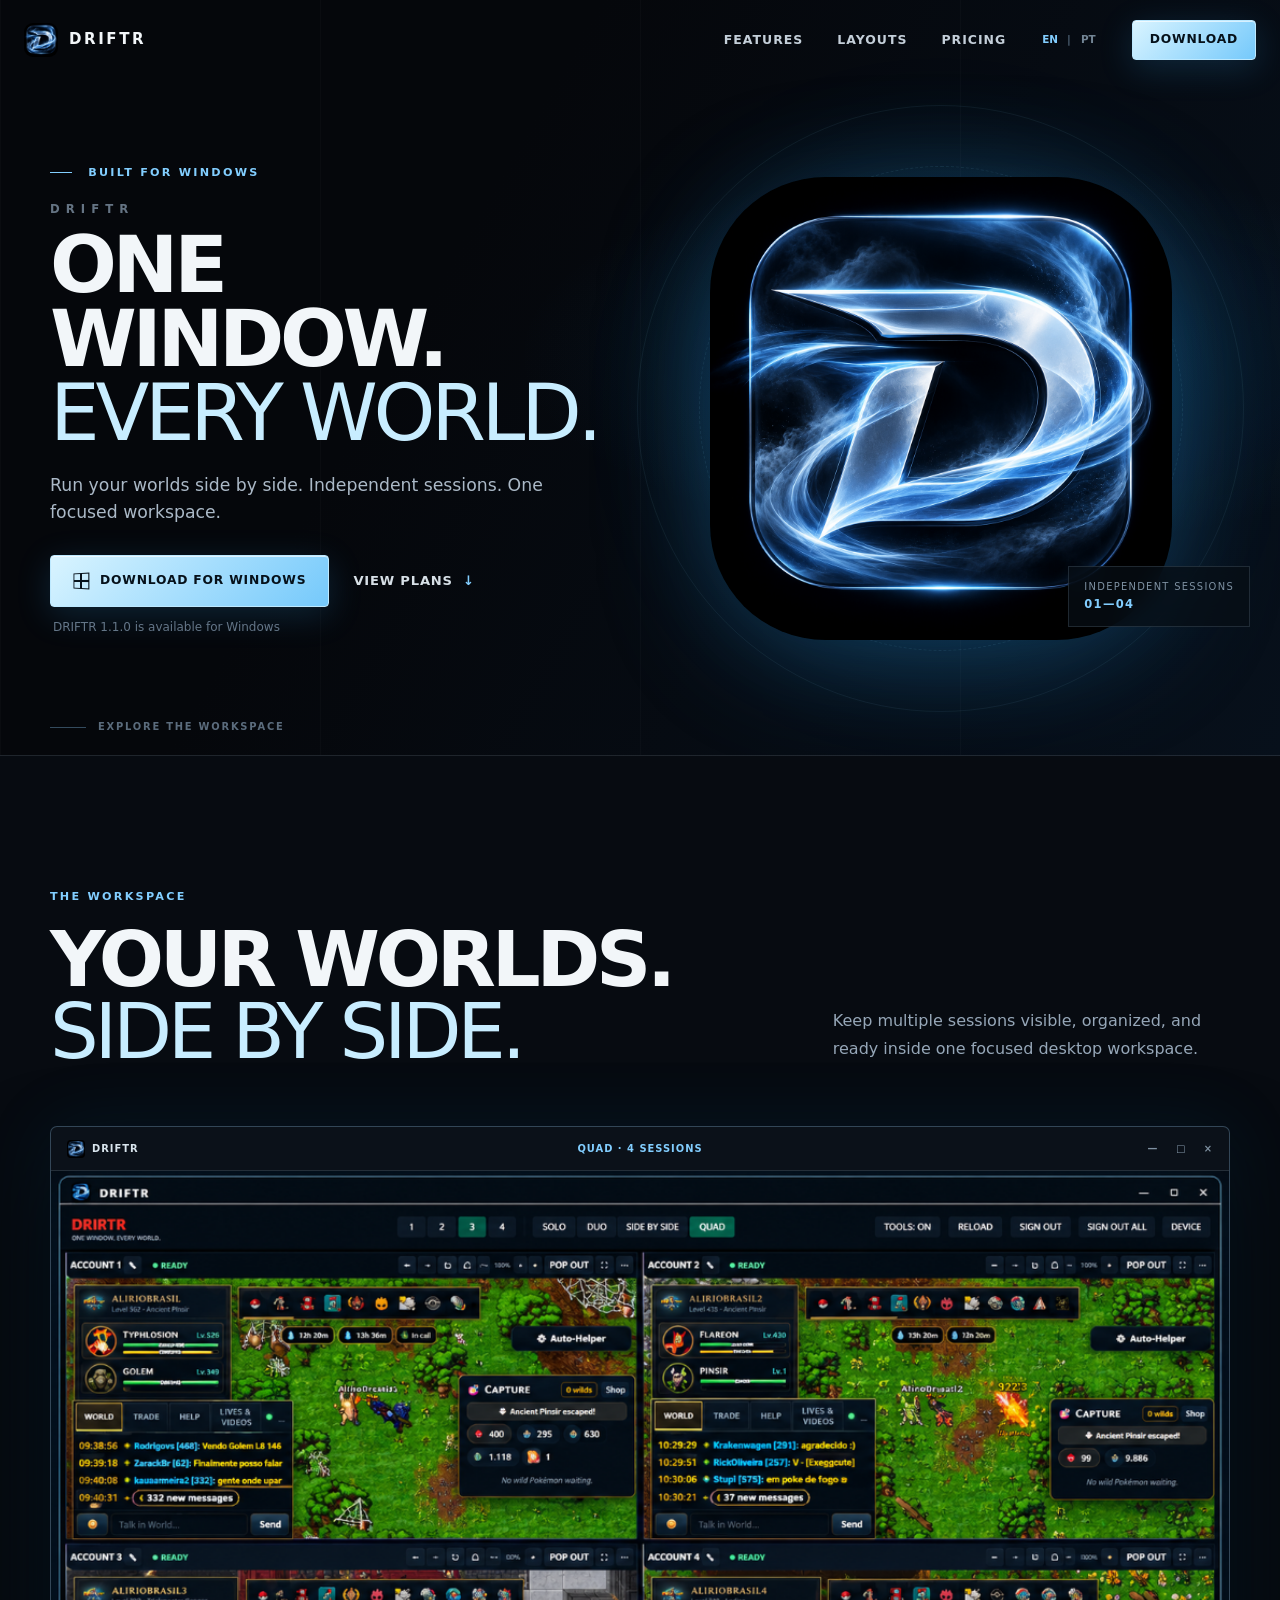
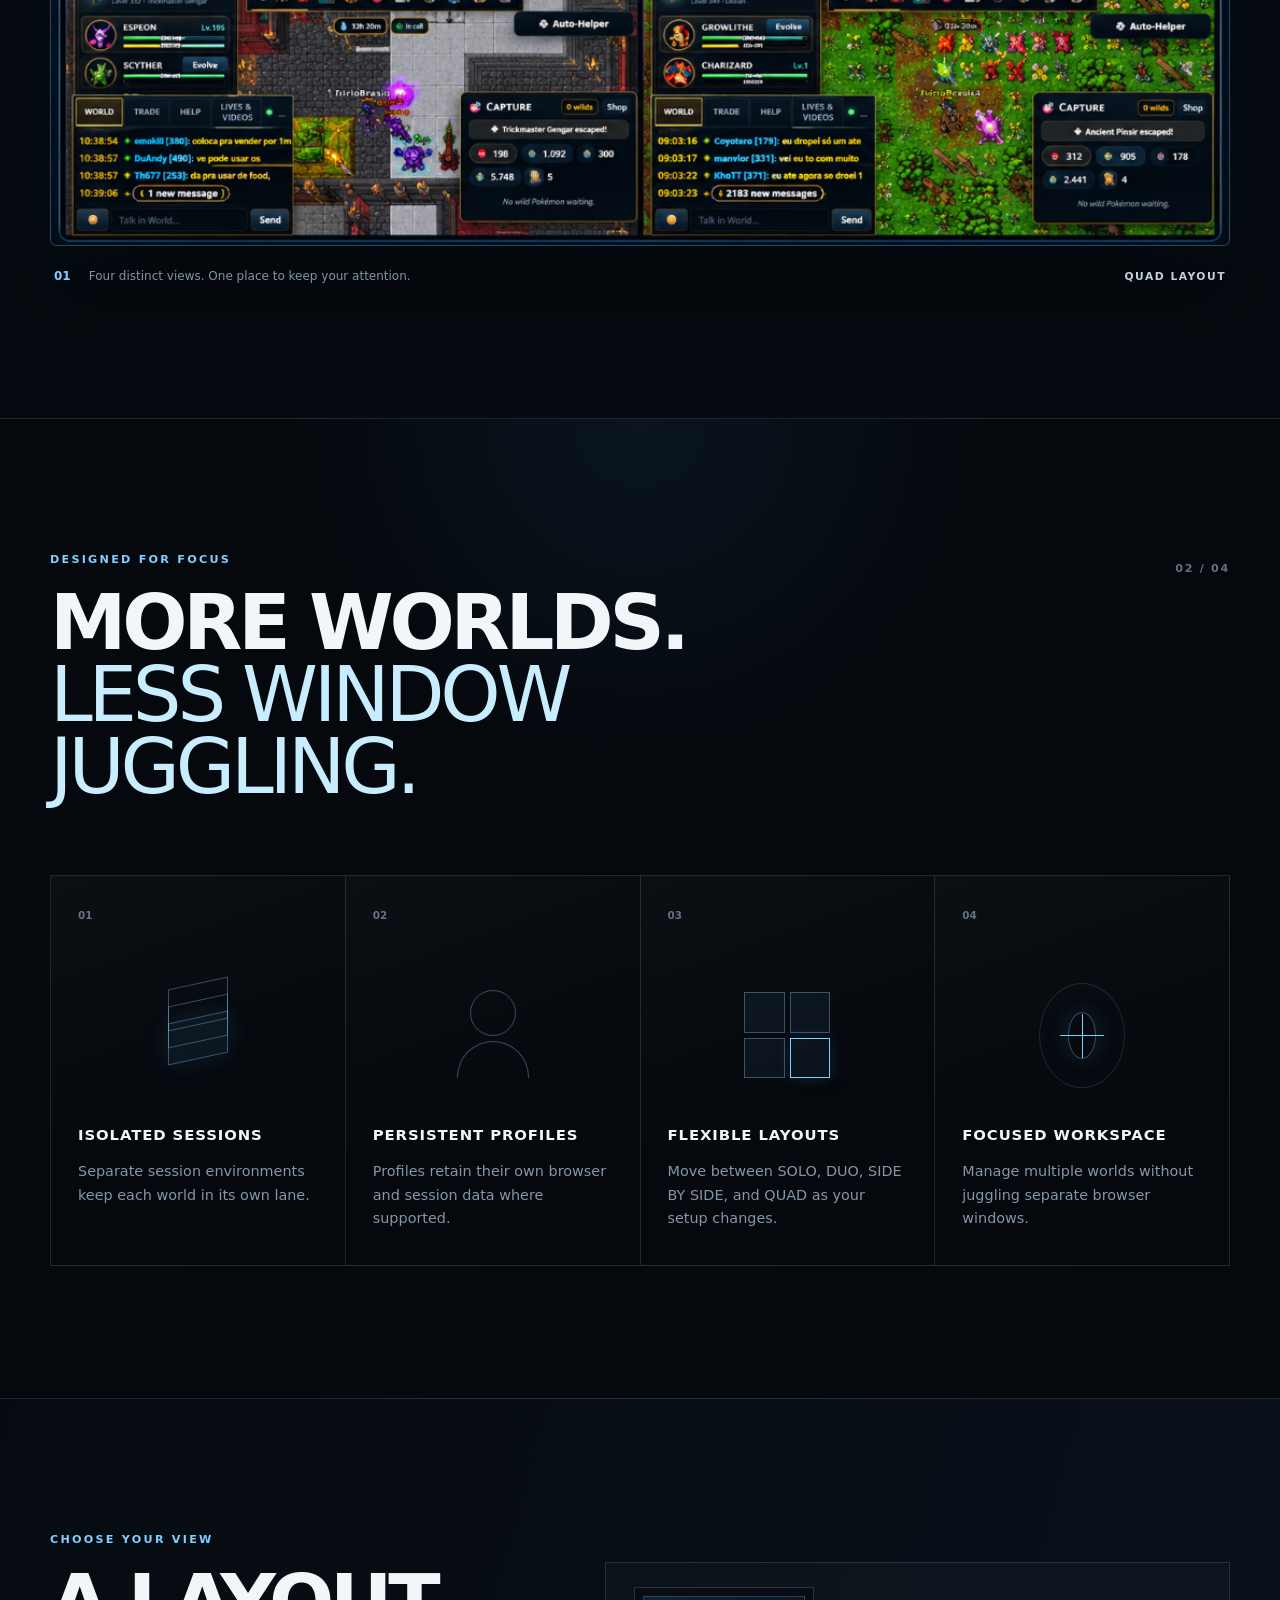
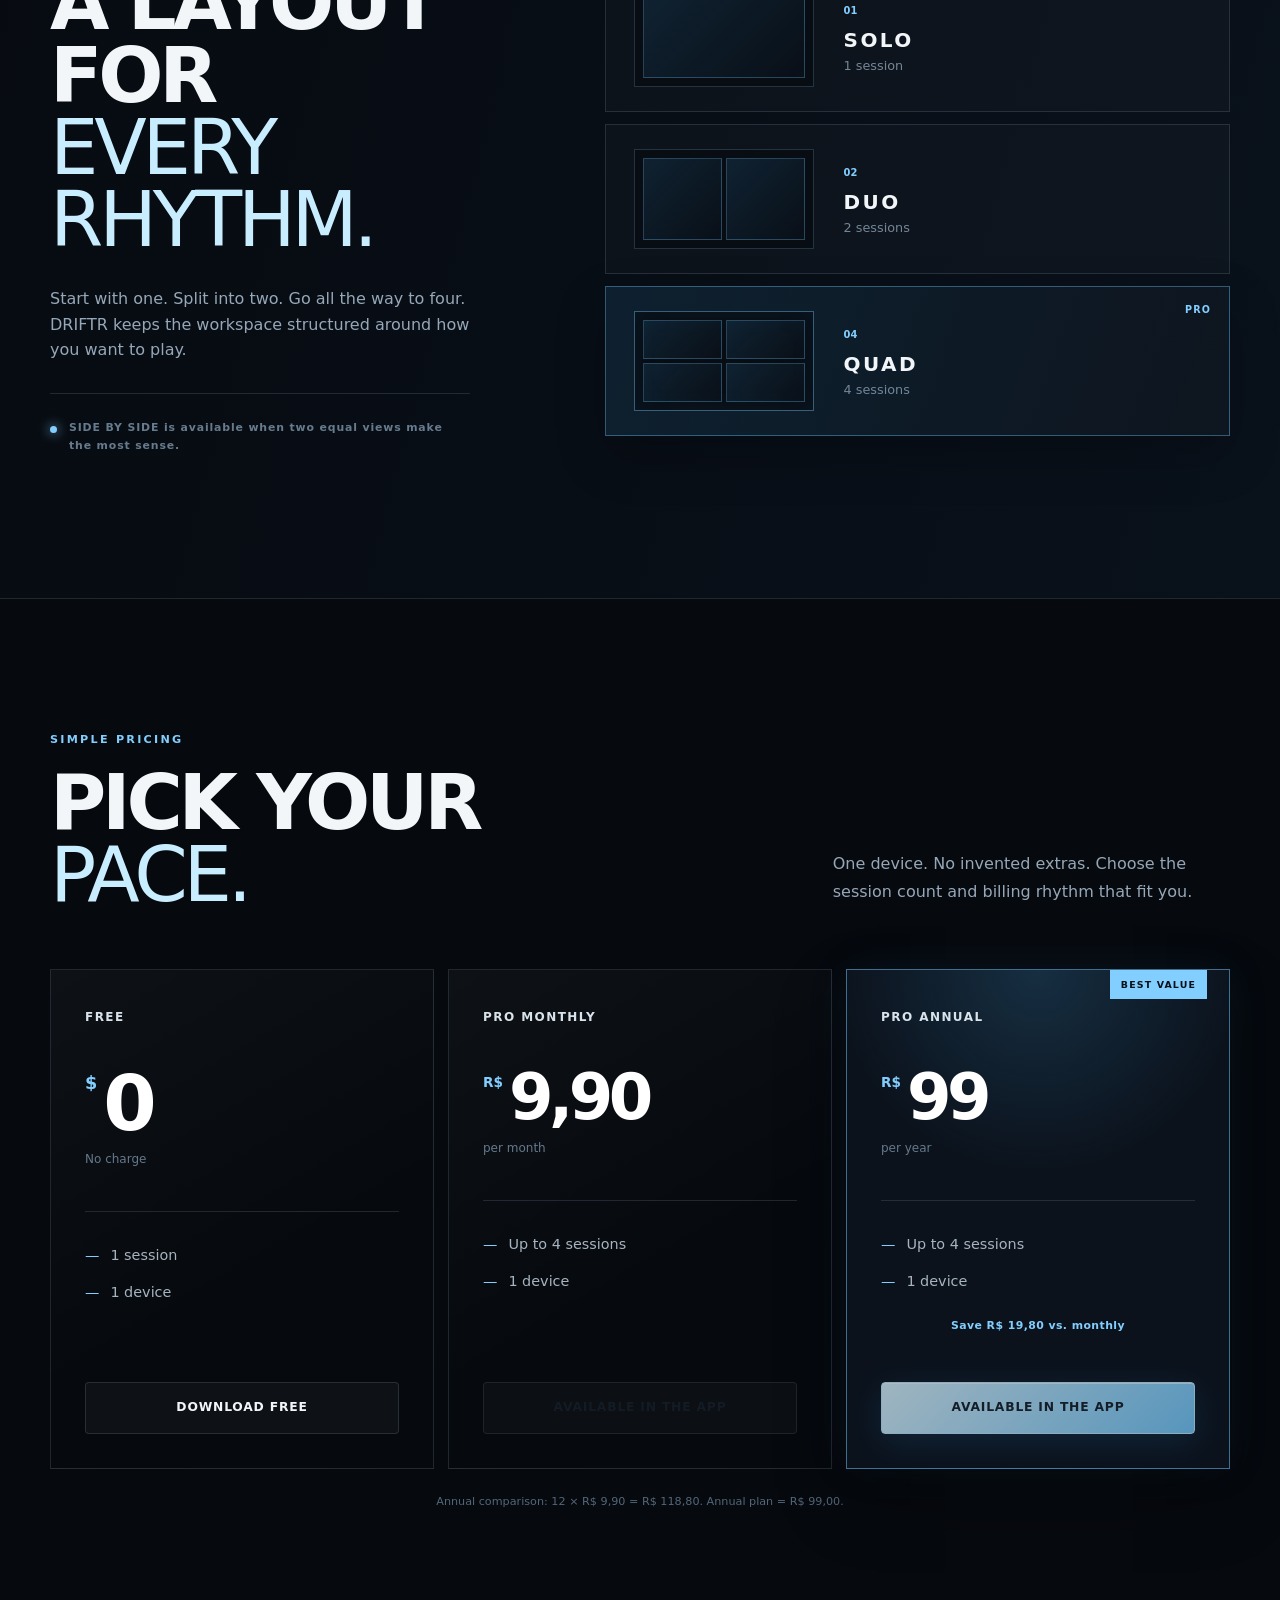
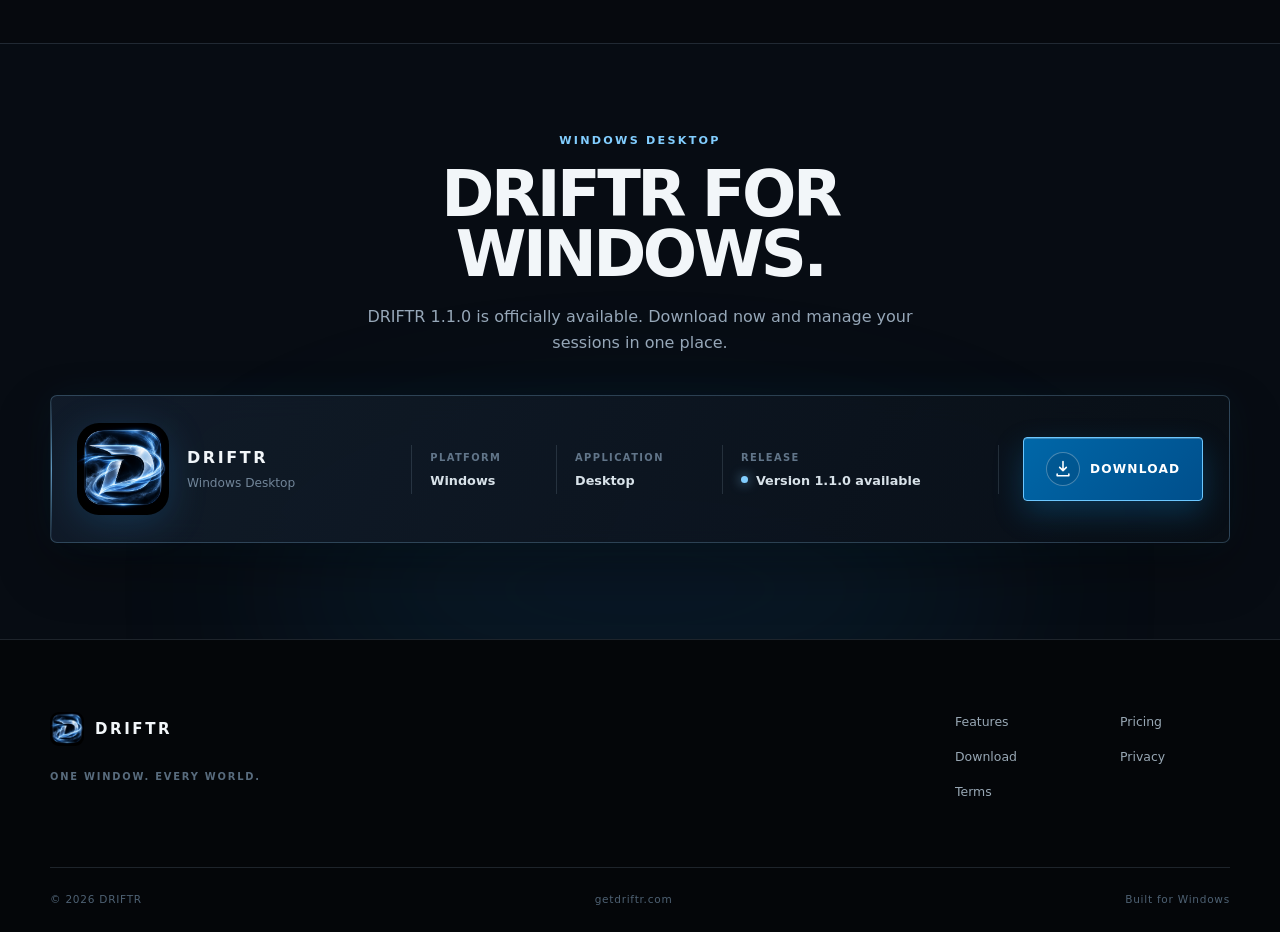
<file: index.html>
<!doctype html>
<html lang="en">
<head>
  <meta charset="utf-8">
  <meta name="viewport" content="width=device-width, initial-scale=1">
  <title>DRIFTR — One Window. Every World.</title>
  <meta name="description" content="Run multiple isolated browser and game sessions side by side in one focused Windows workspace.">
  <meta name="theme-color" content="#05070b">
  <meta property="og:title" content="DRIFTR — One Window. Every World.">
  <meta property="og:description" content="Independent sessions. One focused workspace. Built for Windows.">
  <meta property="og:type" content="website">
  <meta property="og:url" content="https://getdriftr.com/">
  <link rel="icon" href="favicon.ico">
  <link rel="stylesheet" href="styles.css?v=1.1.0-download-layout">
  <script src="script.js?v=1.1.0-download-layout" defer></script>
</head>
<body>
  <a class="skip-link" href="#main" data-i18n="a11y.skip">Skip to content</a>
  <header class="site-header" data-header>
    <div class="nav-shell">
      <a class="brand" href="#top" aria-label="DRIFTR home" data-i18n-aria-label="a11y.home">
        <img src="assets/images/driftr-icon.png" alt="" width="42" height="42">
        <span>DRIFTR</span>
      </a>
      <button class="nav-toggle" type="button" aria-expanded="false" aria-controls="site-nav" data-nav-toggle>
        <span class="sr-only" data-nav-label>Open navigation</span><span></span><span></span>
      </button>
      <nav id="site-nav" class="site-nav" aria-label="Main navigation" data-i18n-aria-label="a11y.mainNav" data-nav>
        <a href="#features" data-i18n="nav.features">Features</a>
        <a href="#layouts" data-i18n="nav.layouts">Layouts</a>
        <a href="#pricing" data-i18n="nav.pricing">Pricing</a>
        <div class="language-switch" role="group" aria-label="Language" data-i18n-aria-label="language.label">
          <button type="button" data-language="en" aria-pressed="true" aria-label="English">EN</button><span aria-hidden="true">|</span><button type="button" data-language="pt-BR" aria-pressed="false" aria-label="Português do Brasil">PT</button>
        </div>
        <a class="button button-small" href="#download" data-i18n="nav.download">Download</a>
      </nav>
    </div>
  </header>

  <main id="main">
    <section class="hero" id="top">
      <div class="hero-grid shell">
        <div class="hero-copy reveal">
          <p class="eyebrow"><span></span> <span data-i18n="hero.eyebrow">Built for Windows</span></p>
          <p class="hero-brand">DRIFTR</p>
          <h1><span data-i18n="hero.title1">One window.</span><br><em data-i18n="hero.title2">Every world.</em></h1>
          <p class="hero-lede" data-i18n="hero.description">Run your worlds side by side. Independent sessions. One focused workspace.</p>
          <div class="hero-actions">
            <a class="button" href="https://github.com/aliriojunior/DRIFTR/releases/download/v1.1.0/DRIFTR-Setup-1.1.0.exe"><span class="windows-mark" aria-hidden="true"></span> <span data-i18n="hero.download">Download for Windows</span></a>
            <a class="text-link" href="#pricing"><span data-i18n="hero.plans">View plans</span> <span aria-hidden="true">↓</span></a>
          </div>
          <p class="availability" data-i18n="hero.availability">DRIFTR 1.1.0 is available for Windows</p>
        </div>
        <div class="hero-art reveal" aria-label="Official DRIFTR icon" data-i18n-aria-label="hero.artLabel">
          <div class="icon-orbit" aria-hidden="true"></div>
          <img src="assets/images/driftr-icon.png" alt="DRIFTR's illuminated blue D emblem" data-i18n-alt="hero.artAlt" width="1254" height="1254">
          <span class="hero-art-label"><span data-i18n="hero.sessions">Independent sessions</span> <b>01—04</b></span>
        </div>
      </div>
      <div class="scroll-cue shell" aria-hidden="true"><span></span> <span data-i18n="hero.explore">Explore the workspace</span></div>
    </section>

    <section class="showcase section" aria-labelledby="showcase-title">
      <div class="shell">
        <div class="section-heading reveal">
          <div><p class="eyebrow" data-i18n="showcase.eyebrow">The workspace</p><h2 id="showcase-title"><span data-i18n="showcase.title1">Your worlds.</span><br><em data-i18n="showcase.title2">Side by side.</em></h2></div>
          <p data-i18n="showcase.description">Keep multiple sessions visible, organized, and ready inside one focused desktop workspace.</p>
        </div>
        <div class="app-frame reveal">
          <div class="frame-bar"><span class="frame-brand"><img src="assets/images/driftr-icon.png" alt="" width="18" height="18"> DRIFTR</span><span class="frame-mode" data-i18n="showcase.frameMode">QUAD · 4 SESSIONS</span><span class="frame-controls" aria-hidden="true">— □ ×</span></div>
          <img src="assets/images/driftr-quad.png" alt="DRIFTR desktop app showing four independent game sessions in QUAD layout" data-i18n-alt="showcase.imageAlt" width="1919" height="1029">
        </div>
        <div class="showcase-caption reveal"><span>01</span><p data-i18n="showcase.caption">Four distinct views. One place to keep your attention.</p><b data-i18n="showcase.layoutLabel">QUAD LAYOUT</b></div>
      </div>
    </section>

    <section class="features section" id="features" aria-labelledby="features-title">
      <div class="shell">
        <div class="section-kicker reveal"><p class="eyebrow" data-i18n="features.eyebrow">Designed for focus</p><span>02 / 04</span></div>
        <h2 id="features-title" class="display-heading reveal"><span data-i18n="features.title1">More worlds.</span><br><em data-i18n="features.title2">Less window juggling.</em></h2>
        <div class="feature-grid">
          <article class="feature-card reveal"><span class="feature-index">01</span><div class="feature-symbol symbol-layers" aria-hidden="true"><i></i><i></i><i></i></div><h3 data-i18n="features.isolatedTitle">Isolated sessions</h3><p data-i18n="features.isolatedText">Separate session environments keep each world in its own lane.</p></article>
          <article class="feature-card reveal"><span class="feature-index">02</span><div class="feature-symbol symbol-profile" aria-hidden="true"><i></i><i></i></div><h3 data-i18n="features.profilesTitle">Persistent profiles</h3><p data-i18n="features.profilesText">Profiles retain their own browser and session data where supported.</p></article>
          <article class="feature-card reveal"><span class="feature-index">03</span><div class="feature-symbol symbol-grid" aria-hidden="true"><i></i><i></i><i></i><i></i></div><h3 data-i18n="features.layoutsTitle">Flexible layouts</h3><p data-i18n="features.layoutsText">Move between SOLO, DUO, SIDE BY SIDE, and QUAD as your setup changes.</p></article>
          <article class="feature-card reveal"><span class="feature-index">04</span><div class="feature-symbol symbol-focus" aria-hidden="true"><i></i></div><h3 data-i18n="features.focusTitle">Focused workspace</h3><p data-i18n="features.focusText">Manage multiple worlds without juggling separate browser windows.</p></article>
        </div>
      </div>
    </section>

    <section class="layouts section" id="layouts" aria-labelledby="layouts-title">
      <div class="shell layout-shell">
        <div class="layout-copy reveal">
          <p class="eyebrow" data-i18n="layouts.eyebrow">Choose your view</p>
          <h2 id="layouts-title"><span data-i18n="layouts.title1">A layout for</span><br><em data-i18n="layouts.title2">every rhythm.</em></h2>
          <p data-i18n="layouts.description">Start with one. Split into two. Go all the way to four. DRIFTR keeps the workspace structured around how you want to play.</p>
          <p class="side-note"><span></span> <span data-i18n="layouts.sideNote">SIDE BY SIDE is available when two equal views make the most sense.</span></p>
        </div>
        <div class="layout-list">
          <article class="layout-item reveal"><div class="mini-layout solo"><i></i></div><div><span>01</span><h3>SOLO</h3><p data-i18n="common.oneSession">1 session</p></div></article>
          <article class="layout-item reveal"><div class="mini-layout duo"><i></i><i></i></div><div><span>02</span><h3>DUO</h3><p data-i18n="common.twoSessions">2 sessions</p></div></article>
          <article class="layout-item featured reveal"><div class="mini-layout quad"><i></i><i></i><i></i><i></i></div><div><span>04</span><h3>QUAD</h3><p data-i18n="common.fourSessions">4 sessions</p></div><b>PRO</b></article>
        </div>
      </div>
    </section>

    <section class="pricing section" id="pricing" aria-labelledby="pricing-title">
      <div class="shell">
        <div class="section-heading reveal"><div><p class="eyebrow" data-i18n="pricing.eyebrow">Simple pricing</p><h2 id="pricing-title"><span data-i18n="pricing.title1">Pick your</span><br><em data-i18n="pricing.title2">pace.</em></h2></div><p data-i18n="pricing.description">One device. No invented extras. Choose the session count and billing rhythm that fit you.</p></div>
        <div class="pricing-grid">
          <article class="price-card reveal"><p class="plan" data-i18n="pricing.free">Free</p><div class="price"><span>$</span>0</div><p class="billing" data-i18n="pricing.noCharge">No charge</p><ul><li data-i18n="common.oneSession">1 session</li><li data-i18n="common.oneDevice">1 device</li></ul><a class="button button-ghost" href="https://github.com/aliriojunior/DRIFTR/releases/download/v1.1.0/DRIFTR-Setup-1.1.0.exe" data-i18n="pricing.downloadFree">Download free</a></article>
          <article class="price-card reveal"><p class="plan" data-i18n="pricing.monthly">Pro monthly</p><div class="price price-brl"><span>R$</span>9,90</div><p class="billing" data-i18n="pricing.perMonth">per month</p><ul><li data-i18n="common.upToFour">Up to 4 sessions</li><li data-i18n="common.oneDevice">1 device</li></ul><button class="button button-ghost" type="button" disabled data-i18n="pricing.availableInApp">Available in the app</button></article>
          <article class="price-card price-featured reveal"><span class="best-value" data-i18n="pricing.bestValue">Best value</span><p class="plan" data-i18n="pricing.annual">Pro annual</p><div class="price price-brl"><span>R$</span>99</div><p class="billing" data-i18n="pricing.perYear">per year</p><ul><li data-i18n="common.upToFour">Up to 4 sessions</li><li data-i18n="common.oneDevice">1 device</li></ul><p class="saving" data-i18n="pricing.saving">Save R$ 19,80 vs. monthly</p><button class="button" type="button" disabled data-i18n="pricing.availableInApp">Available in the app</button></article>
        </div>
        <p class="price-note reveal" data-i18n="pricing.note">Annual comparison: 12 × R$ 9,90 = R$ 118,80. Annual plan = R$ 99,00.</p>
      </div>
    </section>

    <section class="download section" id="download" aria-labelledby="download-title">
      <div class="download-glow" aria-hidden="true"></div>
      <div class="shell download-inner">
        <div class="download-heading reveal">
          <p class="eyebrow" data-i18n="download.eyebrow">Windows desktop</p>
          <h2 id="download-title" data-i18n="download.title">DRIFTR for Windows.</h2>
          <p data-i18n="download.description">DRIFTR 1.1.0 is officially available. Download now and manage your sessions in one place.</p>
        </div>
        <div class="release-panel reveal">
          <div class="release-identity">
            <img src="assets/images/driftr-icon.png" alt="DRIFTR icon" data-i18n-alt="common.iconAlt" width="1254" height="1254">
            <div><strong>DRIFTR</strong><span data-i18n="download.productType">Windows Desktop</span></div>
          </div>
          <dl class="release-specs">
            <div><dt data-i18n="download.platformLabel">Platform</dt><dd>Windows</dd></div>
            <div><dt data-i18n="download.applicationLabel">Application</dt><dd>Desktop</dd></div>
            <div><dt data-i18n="download.releaseLabel">Release</dt><dd><span class="status-dot" aria-hidden="true"></span><span data-i18n="download.releaseStatus">Version 1.1.0 available</span></dd></div>
          </dl>
          <a class="release-button" href="https://github.com/aliriojunior/DRIFTR/releases/download/v1.1.0/DRIFTR-Setup-1.1.0.exe"><span class="release-button-icon" aria-hidden="true"><svg viewBox="0 0 24 24" focusable="false"><path d="M12 3v11m0 0 4-4m-4 4-4-4M5 18v2h14v-2"/></svg></span><strong class="release-button-label" data-i18n="download.cta">Download</strong></a>
        </div>
      </div>
    </section>
  </main>

  <footer class="site-footer">
    <div class="shell footer-top"><div class="footer-brand"><a class="brand" href="#top"><img src="assets/images/driftr-icon.png" alt="" width="42" height="42"><span>DRIFTR</span></a><p>ONE WINDOW. EVERY WORLD.</p></div><nav aria-label="Footer navigation" data-i18n-aria-label="a11y.footerNav"><a href="#features" data-i18n="nav.features">Features</a><a href="#pricing" data-i18n="nav.pricing">Pricing</a><a href="#download" data-i18n="nav.download">Download</a><a href="privacy.html" data-i18n="footer.privacy">Privacy</a><a href="terms.html" data-i18n="footer.terms">Terms</a></nav></div>
    <div class="shell footer-bottom"><span>© 2026 DRIFTR</span><a href="https://getdriftr.com" rel="noopener noreferrer">getdriftr.com</a><span data-i18n="hero.eyebrow">Built for Windows</span></div>
  </footer>
</body>
</html>
</file>
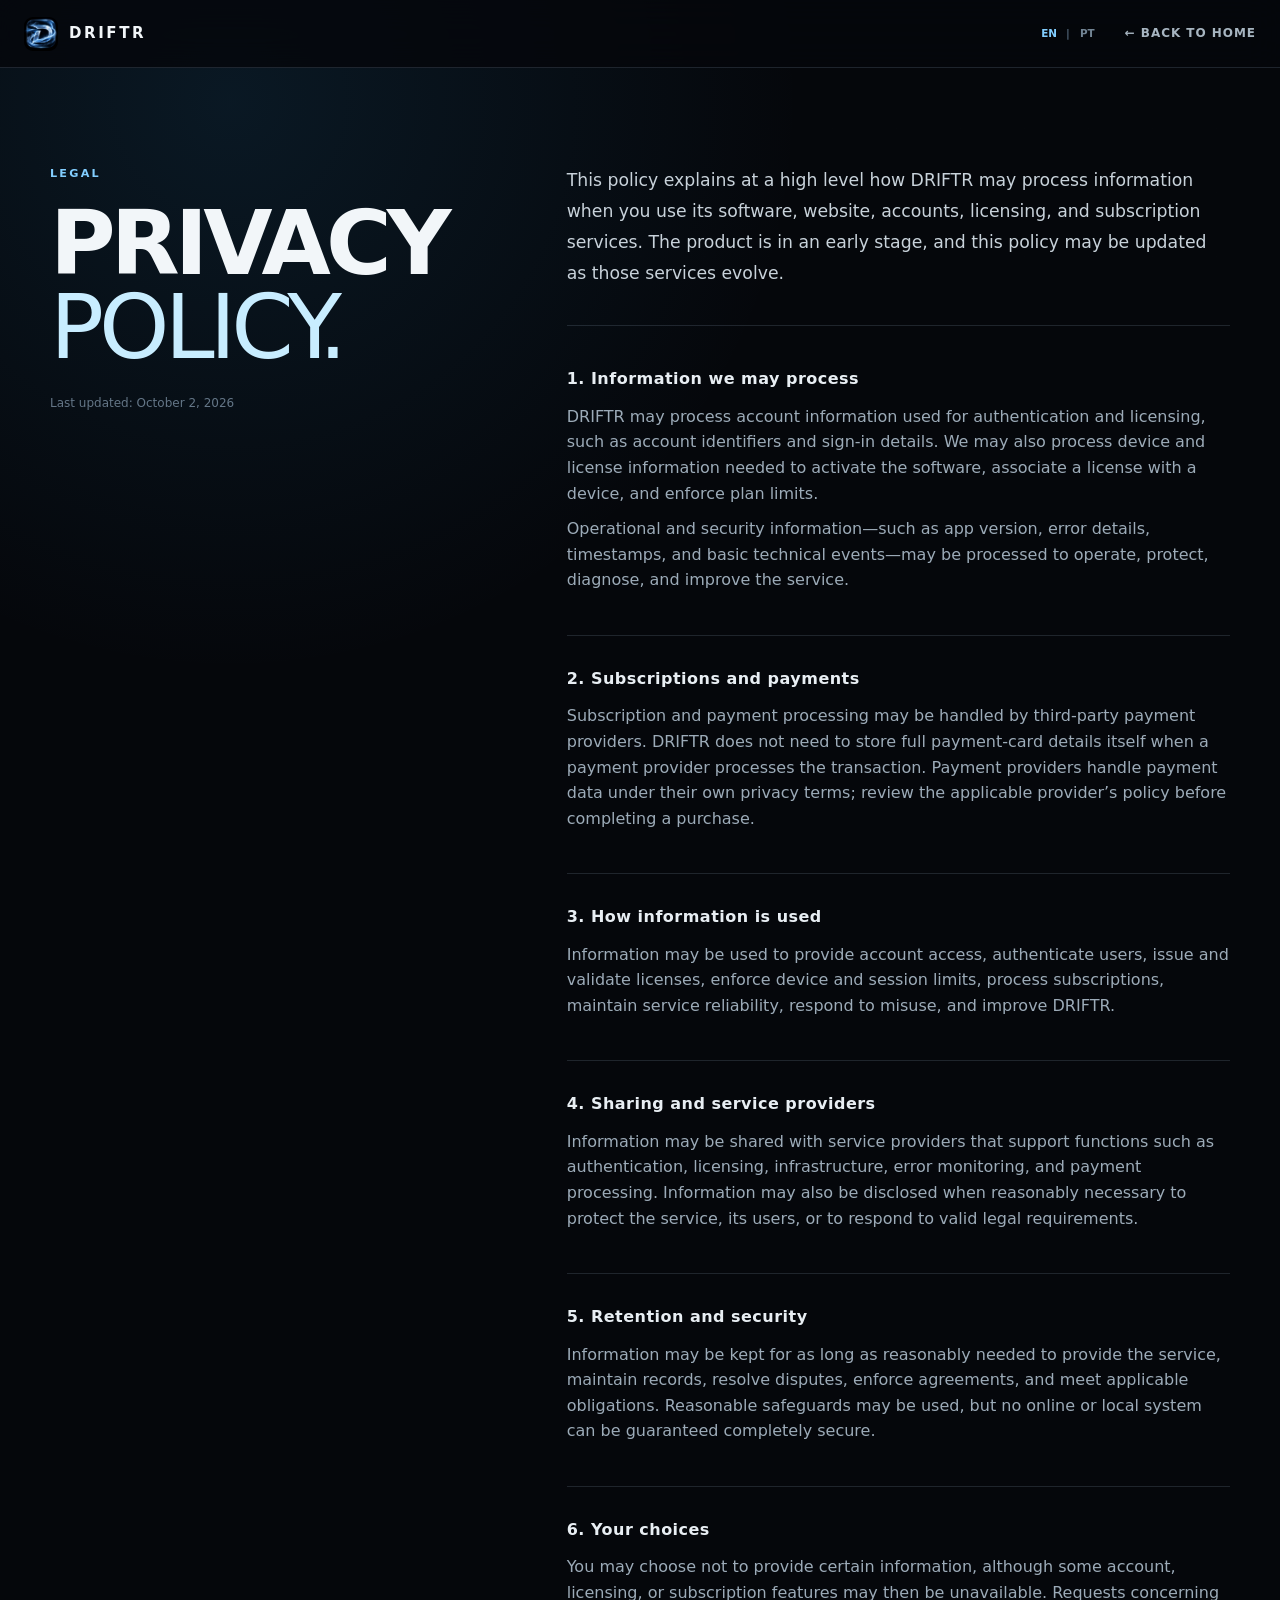
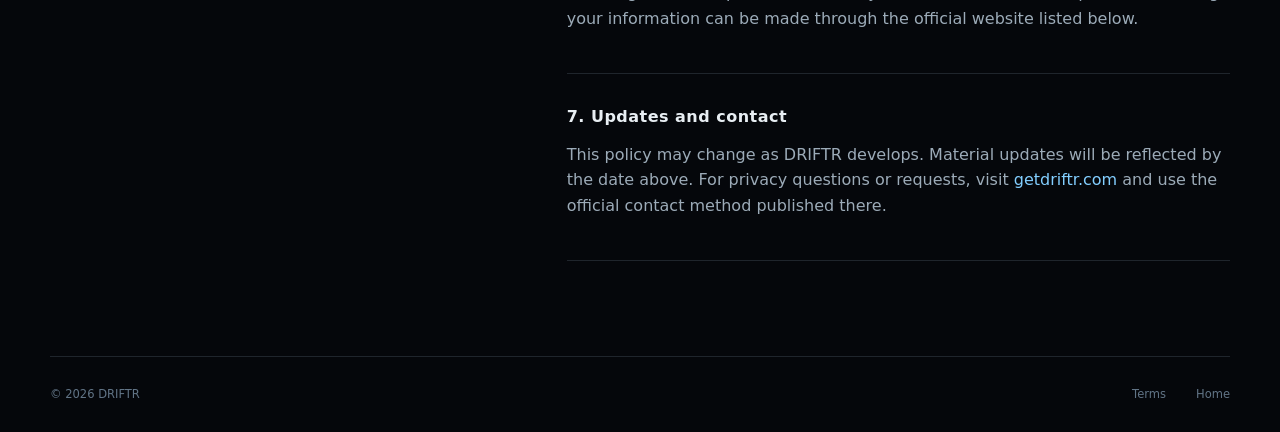
<file: privacy.html>
<!doctype html>
<html lang="en">
<head>
  <meta charset="utf-8"><meta name="viewport" content="width=device-width, initial-scale=1">
  <title>Privacy Policy — DRIFTR</title><meta name="description" content="DRIFTR privacy policy."><meta name="theme-color" content="#05070b">
  <link rel="icon" href="favicon.ico"><link rel="stylesheet" href="styles.css"><script src="script.js" defer></script>
</head>
<body class="legal-page">
  <a class="skip-link" href="#main" data-i18n="a11y.skip">Skip to content</a>
  <header class="site-header is-scrolled"><div class="nav-shell"><a class="brand" href="index.html" aria-label="DRIFTR home" data-i18n-aria-label="a11y.home"><img src="assets/images/driftr-icon.png" alt="" width="42" height="42"><span>DRIFTR</span></a><div class="legal-nav-actions"><div class="language-switch" role="group" aria-label="Language" data-i18n-aria-label="language.label"><button type="button" data-language="en" aria-pressed="true" aria-label="English">EN</button><span aria-hidden="true">|</span><button type="button" data-language="pt-BR" aria-pressed="false" aria-label="Português do Brasil">PT</button></div><a class="legal-back" href="index.html" data-i18n="legal.back">← Back to home</a></div></div></header>
  <main id="main" class="legal-main shell">
    <header class="legal-hero"><p class="eyebrow" data-i18n="legal.eyebrow">Legal</p><h1><span data-i18n="privacy.title1">Privacy</span><br><em data-i18n="privacy.title2">Policy.</em></h1><p data-i18n="legal.updated">Last updated: October 2, 2026</p></header>
    <article class="legal-content">
      <p data-i18n="privacy.intro">This policy explains at a high level how DRIFTR may process information when you use its software, website, accounts, licensing, and subscription services. The product is in an early stage, and this policy may be updated as those services evolve.</p>
      <section><h2 data-i18n="privacy.s1Title">1. Information we may process</h2><p data-i18n="privacy.s1p1">DRIFTR may process account information used for authentication and licensing, such as account identifiers and sign-in details. We may also process device and license information needed to activate the software, associate a license with a device, and enforce plan limits.</p><p data-i18n="privacy.s1p2">Operational and security information—such as app version, error details, timestamps, and basic technical events—may be processed to operate, protect, diagnose, and improve the service.</p></section>
      <section><h2 data-i18n="privacy.s2Title">2. Subscriptions and payments</h2><p data-i18n="privacy.s2p1">Subscription and payment processing may be handled by third-party payment providers. DRIFTR does not need to store full payment-card details itself when a payment provider processes the transaction. Payment providers handle payment data under their own privacy terms; review the applicable provider’s policy before completing a purchase.</p></section>
      <section><h2 data-i18n="privacy.s3Title">3. How information is used</h2><p data-i18n="privacy.s3p1">Information may be used to provide account access, authenticate users, issue and validate licenses, enforce device and session limits, process subscriptions, maintain service reliability, respond to misuse, and improve DRIFTR.</p></section>
      <section><h2 data-i18n="privacy.s4Title">4. Sharing and service providers</h2><p data-i18n="privacy.s4p1">Information may be shared with service providers that support functions such as authentication, licensing, infrastructure, error monitoring, and payment processing. Information may also be disclosed when reasonably necessary to protect the service, its users, or to respond to valid legal requirements.</p></section>
      <section><h2 data-i18n="privacy.s5Title">5. Retention and security</h2><p data-i18n="privacy.s5p1">Information may be kept for as long as reasonably needed to provide the service, maintain records, resolve disputes, enforce agreements, and meet applicable obligations. Reasonable safeguards may be used, but no online or local system can be guaranteed completely secure.</p></section>
      <section><h2 data-i18n="privacy.s6Title">6. Your choices</h2><p data-i18n="privacy.s6p1">You may choose not to provide certain information, although some account, licensing, or subscription features may then be unavailable. Requests concerning your information can be made through the official website listed below.</p></section>
      <section><h2 data-i18n="privacy.s7Title">7. Updates and contact</h2><p><span data-i18n="privacy.s7p1">This policy may change as DRIFTR develops. Material updates will be reflected by the date above. For privacy questions or requests, visit</span> <a href="https://getdriftr.com" rel="noopener noreferrer">getdriftr.com</a> <span data-i18n="privacy.s7p2">and use the official contact method published there.</span></p></section>
    </article>
  </main>
  <footer class="legal-footer shell"><span>© 2026 DRIFTR</span><a href="terms.html" data-i18n="footer.terms">Terms</a><a href="index.html" data-i18n="footer.home">Home</a></footer>
</body></html>
</file>
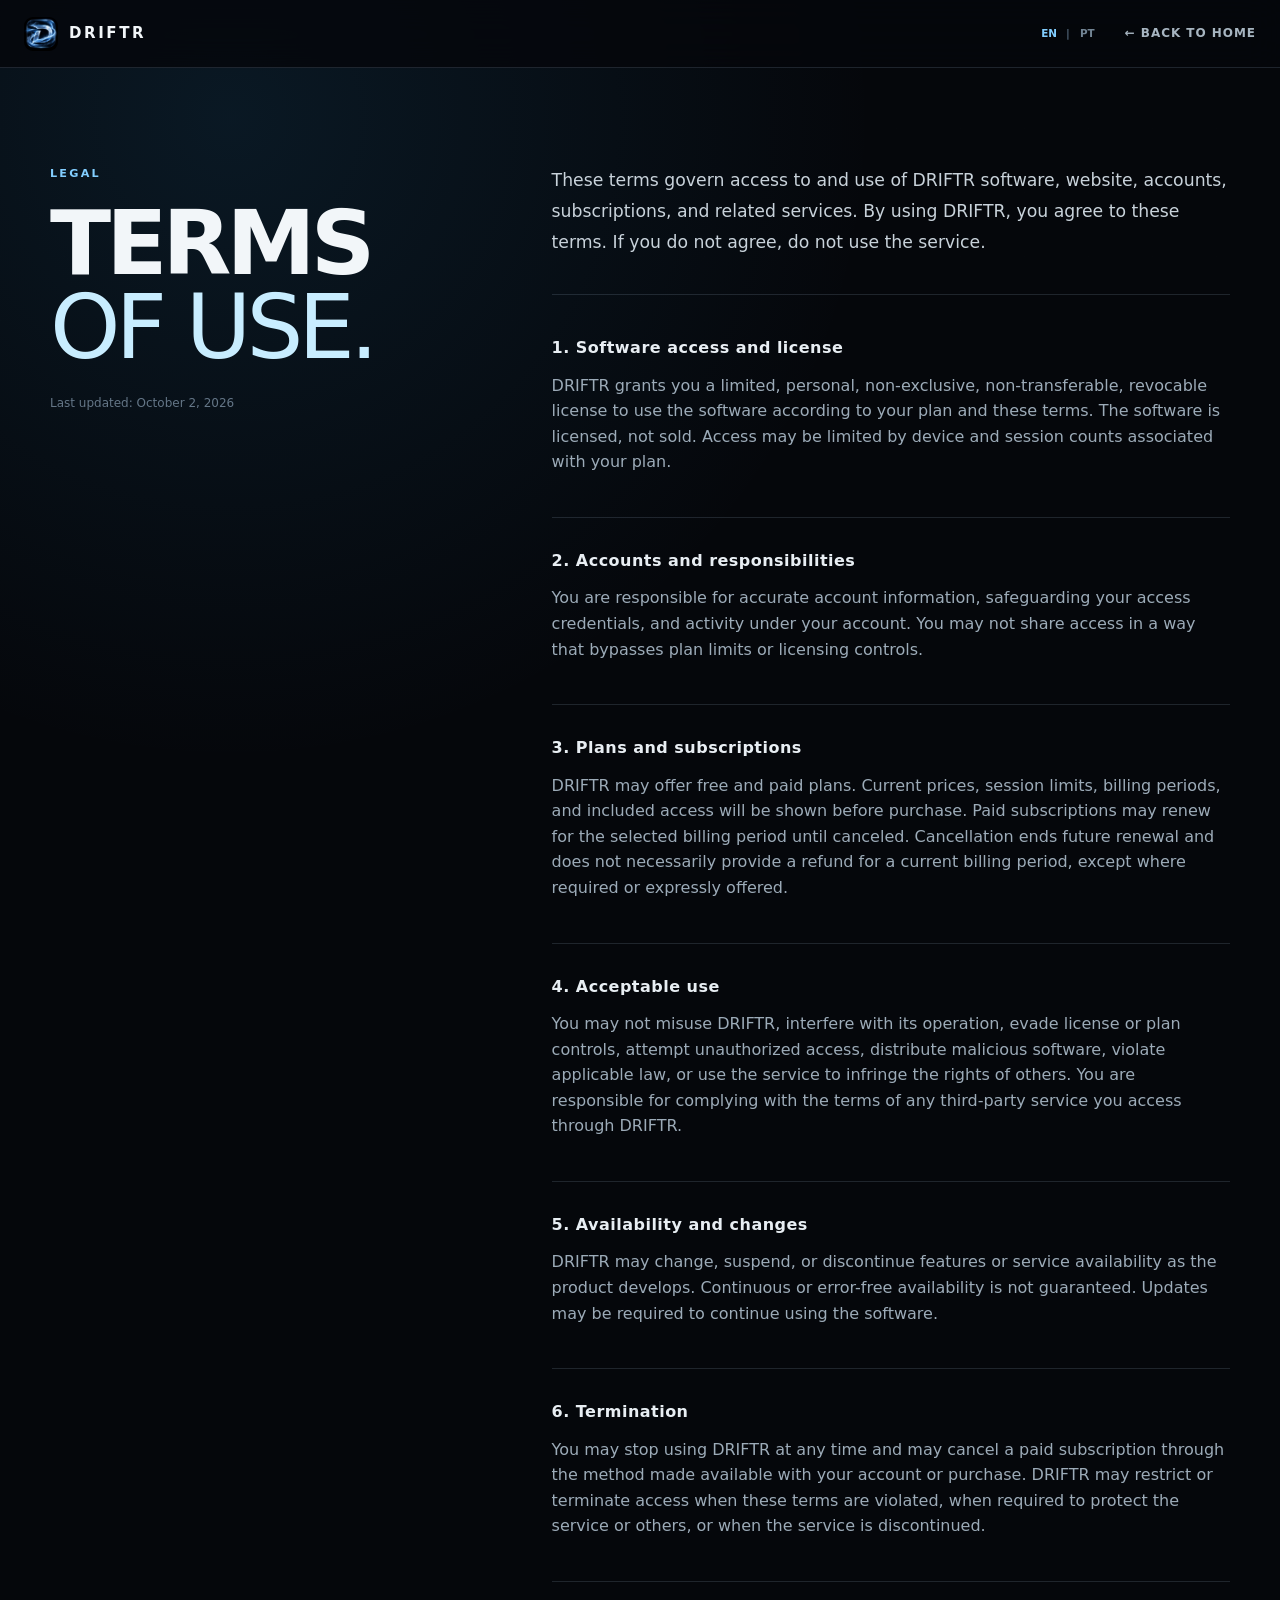
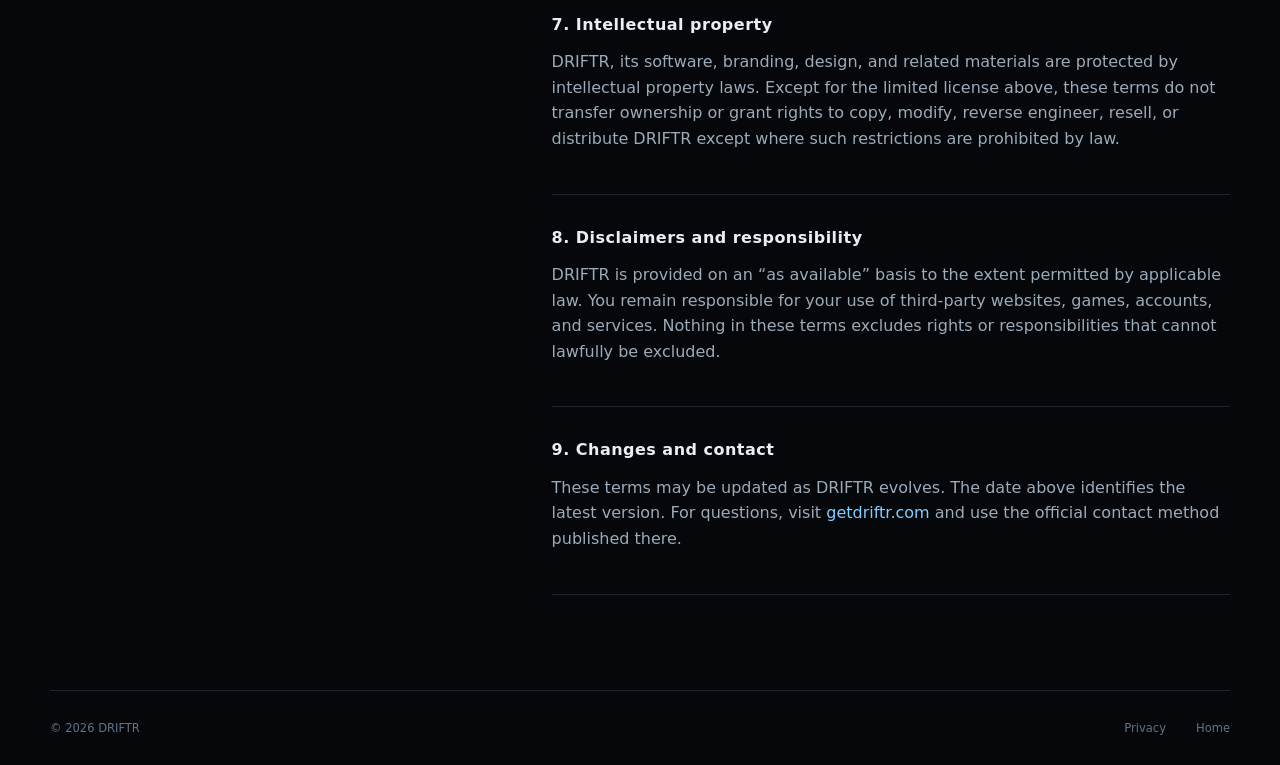
<file: terms.html>
<!doctype html>
<html lang="en">
<head>
  <meta charset="utf-8"><meta name="viewport" content="width=device-width, initial-scale=1">
  <title>Terms of Use — DRIFTR</title><meta name="description" content="DRIFTR terms of use."><meta name="theme-color" content="#05070b">
  <link rel="icon" href="favicon.ico"><link rel="stylesheet" href="styles.css"><script src="script.js" defer></script>
</head>
<body class="legal-page">
  <a class="skip-link" href="#main" data-i18n="a11y.skip">Skip to content</a>
  <header class="site-header is-scrolled"><div class="nav-shell"><a class="brand" href="index.html" aria-label="DRIFTR home" data-i18n-aria-label="a11y.home"><img src="assets/images/driftr-icon.png" alt="" width="42" height="42"><span>DRIFTR</span></a><div class="legal-nav-actions"><div class="language-switch" role="group" aria-label="Language" data-i18n-aria-label="language.label"><button type="button" data-language="en" aria-pressed="true" aria-label="English">EN</button><span aria-hidden="true">|</span><button type="button" data-language="pt-BR" aria-pressed="false" aria-label="Português do Brasil">PT</button></div><a class="legal-back" href="index.html" data-i18n="legal.back">← Back to home</a></div></div></header>
  <main id="main" class="legal-main shell">
    <header class="legal-hero"><p class="eyebrow" data-i18n="legal.eyebrow">Legal</p><h1><span data-i18n="terms.title1">Terms</span><br><em data-i18n="terms.title2">of use.</em></h1><p data-i18n="legal.updated">Last updated: October 2, 2026</p></header>
    <article class="legal-content">
      <p data-i18n="terms.intro">These terms govern access to and use of DRIFTR software, website, accounts, subscriptions, and related services. By using DRIFTR, you agree to these terms. If you do not agree, do not use the service.</p>
      <section><h2 data-i18n="terms.s1Title">1. Software access and license</h2><p data-i18n="terms.s1p1">DRIFTR grants you a limited, personal, non-exclusive, non-transferable, revocable license to use the software according to your plan and these terms. The software is licensed, not sold. Access may be limited by device and session counts associated with your plan.</p></section>
      <section><h2 data-i18n="terms.s2Title">2. Accounts and responsibilities</h2><p data-i18n="terms.s2p1">You are responsible for accurate account information, safeguarding your access credentials, and activity under your account. You may not share access in a way that bypasses plan limits or licensing controls.</p></section>
      <section><h2 data-i18n="terms.s3Title">3. Plans and subscriptions</h2><p data-i18n="terms.s3p1">DRIFTR may offer free and paid plans. Current prices, session limits, billing periods, and included access will be shown before purchase. Paid subscriptions may renew for the selected billing period until canceled. Cancellation ends future renewal and does not necessarily provide a refund for a current billing period, except where required or expressly offered.</p></section>
      <section><h2 data-i18n="terms.s4Title">4. Acceptable use</h2><p data-i18n="terms.s4p1">You may not misuse DRIFTR, interfere with its operation, evade license or plan controls, attempt unauthorized access, distribute malicious software, violate applicable law, or use the service to infringe the rights of others. You are responsible for complying with the terms of any third-party service you access through DRIFTR.</p></section>
      <section><h2 data-i18n="terms.s5Title">5. Availability and changes</h2><p data-i18n="terms.s5p1">DRIFTR may change, suspend, or discontinue features or service availability as the product develops. Continuous or error-free availability is not guaranteed. Updates may be required to continue using the software.</p></section>
      <section><h2 data-i18n="terms.s6Title">6. Termination</h2><p data-i18n="terms.s6p1">You may stop using DRIFTR at any time and may cancel a paid subscription through the method made available with your account or purchase. DRIFTR may restrict or terminate access when these terms are violated, when required to protect the service or others, or when the service is discontinued.</p></section>
      <section><h2 data-i18n="terms.s7Title">7. Intellectual property</h2><p data-i18n="terms.s7p1">DRIFTR, its software, branding, design, and related materials are protected by intellectual property laws. Except for the limited license above, these terms do not transfer ownership or grant rights to copy, modify, reverse engineer, resell, or distribute DRIFTR except where such restrictions are prohibited by law.</p></section>
      <section><h2 data-i18n="terms.s8Title">8. Disclaimers and responsibility</h2><p data-i18n="terms.s8p1">DRIFTR is provided on an “as available” basis to the extent permitted by applicable law. You remain responsible for your use of third-party websites, games, accounts, and services. Nothing in these terms excludes rights or responsibilities that cannot lawfully be excluded.</p></section>
      <section><h2 data-i18n="terms.s9Title">9. Changes and contact</h2><p><span data-i18n="terms.s9p1">These terms may be updated as DRIFTR evolves. The date above identifies the latest version. For questions, visit</span> <a href="https://getdriftr.com" rel="noopener noreferrer">getdriftr.com</a> <span data-i18n="terms.s9p2">and use the official contact method published there.</span></p></section>
    </article>
  </main>
  <footer class="legal-footer shell"><span>© 2026 DRIFTR</span><a href="privacy.html" data-i18n="footer.privacy">Privacy</a><a href="index.html" data-i18n="footer.home">Home</a></footer>
</body></html>
</file>
<file: styles.css>
:root {
  --ink: #05070b;
  --ink-2: #080d14;
  --panel: #0c121c;
  --panel-2: #101925;
  --line: rgba(190, 219, 244, .14);
  --line-bright: rgba(144, 207, 255, .34);
  --text: #f2f6f9;
  --muted: #96a7b8;
  --blue: #82ceff;
  --blue-bright: #c8edff;
  --blue-deep: #168cd7;
  --font: Inter, ui-sans-serif, system-ui, -apple-system, BlinkMacSystemFont, "Segoe UI", sans-serif;
  --display: "Arial Narrow", "Segoe UI", var(--font);
  --shell: min(1180px, calc(100% - 48px));
}

* { box-sizing: border-box; }
html { scroll-behavior: smooth; scroll-padding-top: 88px; }
body { margin: 0; color: var(--text); background: var(--ink); font-family: var(--font); font-size: 16px; line-height: 1.6; -webkit-font-smoothing: antialiased; overflow-x: hidden; }
body::before { content: ""; position: fixed; inset: 0; z-index: -2; opacity: .34; pointer-events: none; background-image: linear-gradient(rgba(255,255,255,.018) 1px, transparent 1px), linear-gradient(90deg, rgba(255,255,255,.018) 1px, transparent 1px); background-size: 64px 64px; mask-image: linear-gradient(to bottom, black, transparent 85%); }
img { display: block; max-width: 100%; }
a { color: inherit; text-decoration: none; }
button, a { -webkit-tap-highlight-color: transparent; }
button { font: inherit; }
:focus-visible { outline: 2px solid var(--blue); outline-offset: 4px; }
::selection { color: #02101a; background: var(--blue); }
.shell { width: var(--shell); margin-inline: auto; }
.sr-only { position: absolute; width: 1px; height: 1px; padding: 0; margin: -1px; overflow: hidden; clip: rect(0,0,0,0); white-space: nowrap; border: 0; }
.skip-link { position: fixed; top: 10px; left: 10px; z-index: 1000; padding: 10px 16px; color: var(--ink); background: var(--blue-bright); transform: translateY(-150%); }
.skip-link:focus { transform: none; }

.site-header { position: fixed; inset: 0 0 auto; z-index: 100; height: 80px; border-bottom: 1px solid transparent; transition: background .25s, border-color .25s, height .25s; }
.site-header.is-scrolled { height: 68px; background: rgba(5, 7, 11, .82); border-color: var(--line); backdrop-filter: blur(18px); }
.nav-shell { width: min(1320px, calc(100% - 48px)); height: 100%; margin: auto; display: flex; align-items: center; justify-content: space-between; }
.brand { display: inline-flex; align-items: center; gap: 11px; font-size: .94rem; font-weight: 800; letter-spacing: .17em; }
.brand img { width: 34px; height: 34px; border-radius: 9px; }
.site-nav { display: flex; align-items: center; gap: 34px; font-size: .78rem; font-weight: 700; letter-spacing: .08em; text-transform: uppercase; }
.site-nav > a:not(.button) { color: #c4cfd9; transition: color .2s; }
.site-nav > a:not(.button):hover { color: white; }
.nav-toggle { display: none; }
.language-switch { display: inline-flex; align-items: center; gap: 7px; color: #506477; font-size: .65rem; font-weight: 850; letter-spacing: .11em; }
.language-switch button { padding: 4px 2px; color: #728494; background: transparent; border: 0; font: inherit; cursor: pointer; transition: color .2s; }
.language-switch button:hover { color: var(--text); }
.language-switch button[aria-pressed="true"] { color: var(--blue); }

.button { display: inline-flex; min-height: 52px; align-items: center; justify-content: center; gap: 11px; padding: 0 22px; color: #06111a; background: linear-gradient(135deg, #d9f4ff, #75c9fb); border: 1px solid #bde9ff; border-radius: 4px; box-shadow: 0 8px 34px rgba(52, 167, 237, .19), inset 0 1px rgba(255,255,255,.65); font-size: .77rem; font-weight: 850; letter-spacing: .065em; text-transform: uppercase; transition: transform .2s, box-shadow .2s, filter .2s; cursor: pointer; }
.button:hover:not(:disabled) { transform: translateY(-2px); box-shadow: 0 12px 38px rgba(52, 167, 237, .3), inset 0 1px rgba(255,255,255,.65); filter: brightness(1.07); }
.button:disabled { color: #18232d; cursor: not-allowed; opacity: .72; }
.button-small { min-height: 40px; padding: 0 17px; }
.button-ghost { color: var(--text); background: rgba(255,255,255,.035); border-color: var(--line); box-shadow: none; }
.text-link { display: inline-flex; align-items: center; gap: 10px; color: #d7e0e7; font-size: .82rem; font-weight: 750; letter-spacing: .06em; text-transform: uppercase; }
.text-link > span:not([data-i18n]) { color: var(--blue); }
.windows-mark { width: 16px; height: 16px; display: inline-block; background: linear-gradient(90deg, transparent 46%, currentColor 46% 54%, transparent 54%), linear-gradient(transparent 46%, currentColor 46% 54%, transparent 54%); border: 1.5px solid currentColor; transform: perspective(20px) rotateY(-8deg); }
.eyebrow { margin: 0 0 18px; color: var(--blue); font-size: .7rem; font-weight: 800; letter-spacing: .2em; text-transform: uppercase; }
.eyebrow > span:not([data-i18n]) { display: inline-block; width: 22px; height: 1px; margin-right: 10px; background: currentColor; vertical-align: middle; }
h1, h2 { margin: 0; font-family: var(--display); font-weight: 800; line-height: .94; letter-spacing: -.055em; text-transform: uppercase; }
h1 em, h2 em { color: var(--blue-bright); font-style: normal; font-weight: 300; }

.hero { position: relative; min-height: clamp(680px, 84svh, 800px); display: grid; align-items: center; overflow: hidden; border-bottom: 1px solid var(--line); background: radial-gradient(ellipse at 78% 47%, rgba(15, 111, 179, .16), transparent 34%), linear-gradient(120deg, #05070b 35%, #07101b 100%); }
.hero::before { content: ""; position: absolute; inset: 0; pointer-events: none; background: linear-gradient(90deg, rgba(255,255,255,.018) 1px, transparent 1px); background-size: 25vw 100%; }
.hero-grid { display: grid; grid-template-columns: 1.02fr .98fr; align-items: center; padding-top: 62px; }
.hero-copy { position: relative; z-index: 2; min-width: 0; padding: 36px 0 52px; }
.hero-brand { margin: 0 0 9px; color: #657484; font-size: .73rem; font-weight: 900; letter-spacing: .52em; }
.hero h1 { max-width: 590px; font-size: clamp(3.75rem, 6.15vw, 6.45rem); }
@media (min-width: 769px) {
  html[lang="pt-BR"] .hero h1 { font-size: clamp(3.75rem, 5.4vw, 4.85rem); }
}
.hero-lede { max-width: 500px; margin: 22px 0 28px; color: #abb9c7; font-size: clamp(1rem, 1.35vw, 1.15rem); line-height: 1.6; }
.hero-actions { display: flex; align-items: center; gap: 24px; }
.availability { margin: 11px 0 0 3px; color: #647688; font-size: .75rem; }
.hero-art { position: relative; min-height: 520px; display: grid; place-items: center; }
.hero-art::before { content: ""; position: absolute; width: 78%; aspect-ratio: 1; border: 1px solid rgba(122, 203, 255, .12); border-radius: 50%; box-shadow: 0 0 130px rgba(32, 154, 235, .22), inset 0 0 80px rgba(31, 134, 204, .08); }
.hero-art img { position: relative; z-index: 2; width: min(80%, 500px); height: auto; border-radius: 25%; filter: drop-shadow(0 18px 55px rgba(37, 157, 236, .25)); }
.icon-orbit { position: absolute; width: 105%; aspect-ratio: 1; border: 1px solid rgba(142, 207, 250, .07); border-radius: 50%; }
.icon-orbit::before, .icon-orbit::after { content: ""; position: absolute; inset: 10%; border: 1px dashed rgba(145, 214, 255, .09); border-radius: inherit; }
.icon-orbit::after { inset: 22%; }
.hero-art-label { position: absolute; z-index: 4; right: -20px; bottom: 42px; padding: 12px 15px; color: #7e91a2; background: rgba(8, 14, 22, .72); border: 1px solid var(--line); backdrop-filter: blur(12px); font-size: .62rem; letter-spacing: .13em; text-transform: uppercase; }
.hero-art-label b { display: block; color: var(--blue); font-size: .72rem; }
.scroll-cue { position: absolute; inset: auto 0 20px; display: flex; gap: 12px; align-items: center; color: #5b6c7d; font-size: .62rem; font-weight: 700; letter-spacing: .18em; text-transform: uppercase; }
.scroll-cue > span:not([data-i18n]) { width: 36px; height: 1px; background: var(--line-bright); }

.section { position: relative; padding: 132px 0; }
.section-heading { margin-bottom: 58px; display: grid; grid-template-columns: 1.15fr .65fr; align-items: end; gap: 80px; }
.section-heading h2, .display-heading, .layout-copy h2 { font-size: clamp(3rem, 6vw, 6rem); }
.section-heading > p { margin: 0 0 5px; color: var(--muted); font-size: 1rem; line-height: 1.75; }
.showcase { background: #070b11; }
.app-frame { overflow: hidden; border: 1px solid rgba(153, 209, 247, .28); border-radius: 7px; background: #0b1119; box-shadow: 0 45px 90px rgba(0,0,0,.52), 0 0 75px rgba(20, 126, 195, .11); }
.frame-bar { height: 44px; padding: 0 16px; display: grid; grid-template-columns: 1fr auto 1fr; align-items: center; color: #7f91a1; border-bottom: 1px solid var(--line); font-size: .62rem; font-weight: 800; letter-spacing: .1em; }
.frame-brand { display: flex; align-items: center; gap: 7px; color: #d9e5ed; }
.frame-brand img { width: 18px; height: 18px; border-radius: 4px; }
.frame-mode { color: var(--blue); }
.frame-controls { justify-self: end; word-spacing: 13px; }
.app-frame > img { width: 100%; height: auto; }
.showcase-caption { display: grid; grid-template-columns: auto 1fr auto; align-items: center; gap: 18px; padding: 21px 4px 0; color: #8394a4; font-size: .75rem; }
.showcase-caption span { color: var(--blue); font-weight: 800; }
.showcase-caption p { margin: 0; }
.showcase-caption b { color: #c3d0da; font-size: .67rem; letter-spacing: .14em; }

.features { border-block: 1px solid var(--line); background: radial-gradient(circle at 50% 0, rgba(46, 139, 199, .1), transparent 30%), #05080d; }
.section-kicker { display: flex; justify-content: space-between; align-items: center; }
.section-kicker span { color: #5f7182; font-size: .7rem; font-weight: 700; letter-spacing: .15em; }
.display-heading { max-width: 900px; margin-bottom: 72px; }
.feature-grid { display: grid; grid-template-columns: repeat(4, 1fr); border-top: 1px solid var(--line); border-left: 1px solid var(--line); }
.feature-card { position: relative; min-height: 390px; padding: 25px 27px 32px; border-right: 1px solid var(--line); border-bottom: 1px solid var(--line); background: linear-gradient(160deg, rgba(255,255,255,.026), transparent 60%); }
.feature-index { color: #637487; font-size: .65rem; font-weight: 800; }
.feature-card h3 { margin: 0 0 12px; font-size: .93rem; letter-spacing: .06em; text-transform: uppercase; }
.feature-card p { margin: 0; color: #8596a6; font-size: .9rem; line-height: 1.65; }
.feature-symbol { position: relative; width: 86px; height: 105px; margin: 56px auto 36px; }
.symbol-layers i { position: absolute; left: 13px; width: 60px; height: 42px; border: 1px solid var(--line-bright); transform: skewY(-12deg); }
.symbol-layers i:nth-child(1) { top: 0; }.symbol-layers i:nth-child(2) { top: 17px; }.symbol-layers i:nth-child(3) { top: 34px; background: rgba(82,177,239,.08); box-shadow: 0 0 24px rgba(60,167,237,.14); }
.symbol-profile i:first-child { position: absolute; inset: 7px 20px auto; aspect-ratio: 1; border: 1px solid var(--line-bright); border-radius: 50%; }
.symbol-profile i:last-child { position: absolute; inset: 58px 7px auto; height: 37px; border: 1px solid var(--line-bright); border-radius: 50px 50px 0 0; border-bottom: 0; }
.symbol-grid { display: grid; grid-template-columns: 1fr 1fr; grid-template-rows: 1fr 1fr; gap: 5px; padding: 9px 0 10px; }
.symbol-grid i { border: 1px solid var(--line-bright); background: rgba(90,184,241,.06); }
.symbol-grid i:last-child { border-color: var(--blue); box-shadow: 0 0 15px rgba(57,171,239,.18); }
.symbol-focus { border: 1px solid rgba(134,205,250,.16); border-radius: 50%; }
.symbol-focus::before, .symbol-focus::after { content: ""; position: absolute; background: var(--blue); }
.symbol-focus::before { width: 44px; height: 1px; left: 20px; top: 51px; }.symbol-focus::after { width: 1px; height: 44px; top: 30px; left: 42px; }
.symbol-focus i { position: absolute; inset: 28px; border: 1px solid var(--line-bright); border-radius: 50%; box-shadow: 0 0 24px rgba(54,176,244,.18); }

.layouts { background: linear-gradient(105deg, #070b11, #09111b); }
.layout-shell { display: grid; grid-template-columns: .82fr 1.18fr; gap: 120px; align-items: center; }
.layout-copy > p:not(.eyebrow):not(.side-note) { max-width: 460px; margin: 30px 0; color: var(--muted); }
.side-note { display: flex; gap: 12px; max-width: 420px; padding-top: 25px; color: #667b8d; border-top: 1px solid var(--line); font-size: .68rem; font-weight: 750; letter-spacing: .08em; line-height: 1.65; }
.side-note > span:not([data-i18n]) { flex: 0 0 7px; height: 7px; margin-top: 7px; background: var(--blue); border-radius: 50%; box-shadow: 0 0 12px var(--blue); }
.layout-list { display: grid; gap: 12px; }
.layout-item { position: relative; display: grid; grid-template-columns: 180px 1fr; align-items: center; gap: 30px; min-height: 150px; padding: 20px 28px; border: 1px solid var(--line); background: rgba(255,255,255,.018); }
.layout-item.featured { border-color: rgba(111,200,255,.38); background: linear-gradient(110deg, rgba(52,157,222,.13), rgba(255,255,255,.02)); box-shadow: 0 20px 50px rgba(0,0,0,.22); }
.layout-item > div:last-of-type span { color: var(--blue); font-size: .62rem; font-weight: 800; }
.layout-item h3 { margin: 2px 0 0; font-size: 1.25rem; letter-spacing: .12em; }
.layout-item p { margin: 0; color: #738698; font-size: .8rem; }
.layout-item > b { position: absolute; right: 18px; top: 15px; color: var(--blue); font-size: .6rem; letter-spacing: .12em; }
.mini-layout { height: 100px; display: grid; gap: 4px; padding: 8px; border: 1px solid rgba(157,204,237,.2); background: #080d14; }
.mini-layout i { display: block; border: 1px solid rgba(117,195,244,.28); background: linear-gradient(135deg, rgba(53,143,203,.16), rgba(39,92,130,.03)); }
.mini-layout.duo { grid-template-columns: 1fr 1fr; }.mini-layout.quad { grid-template-columns: 1fr 1fr; grid-template-rows: 1fr 1fr; border-color: rgba(117,204,255,.43); box-shadow: inset 0 0 25px rgba(37,140,204,.08); }

.pricing { border-top: 1px solid var(--line); background: #06090e; }
.pricing-grid { display: grid; grid-template-columns: repeat(3, 1fr); align-items: stretch; gap: 14px; }
.price-card { position: relative; display: flex; flex-direction: column; min-height: 500px; padding: 38px 34px 34px; border: 1px solid var(--line); background: linear-gradient(150deg, rgba(255,255,255,.03), transparent 60%); }
.price-featured { border-color: rgba(119,204,255,.5); background: radial-gradient(circle at 50% 0, rgba(73,175,237,.18), transparent 38%), #0b121c; transform: translateY(-12px); box-shadow: 0 30px 65px rgba(0,0,0,.32), 0 0 42px rgba(49,153,218,.08); }
.best-value { position: absolute; top: 0; right: 22px; padding: 7px 11px; color: #06101a; background: var(--blue); font-size: .59rem; font-weight: 900; letter-spacing: .12em; text-transform: uppercase; }
.plan { margin: 0 0 42px; color: #d9e3eb; font-size: .75rem; font-weight: 800; letter-spacing: .12em; text-transform: uppercase; }
.price { display: flex; align-items: flex-start; color: white; font-size: 4.8rem; font-weight: 750; letter-spacing: -.07em; line-height: .9; }
.price span { margin: 7px 6px 0 0; color: var(--blue); font-size: 1.1rem; letter-spacing: 0; }
.price-brl { font-size: 4rem; }.price-brl span { font-size: .85rem; }
.billing { margin: 12px 0 0; color: #65798c; font-size: .75rem; }
.price-card ul { margin: 42px 0 34px; padding: 25px 0 0; border-top: 1px solid var(--line); list-style: none; }
.price-card li { padding: 7px 0; color: #a7b4bf; font-size: .9rem; }
.price-card li::before { content: "—"; margin-right: 11px; color: var(--blue); }
.price-card .button { width: 100%; margin-top: auto; }
.saving { margin: -17px 0 18px; color: var(--blue); font-size: .68rem; font-weight: 750; text-align: center; letter-spacing: .04em; }
.price-note { margin: 24px 0 0; color: #536779; font-size: .7rem; text-align: center; }

.download { overflow: hidden; padding-block: 88px 96px; border-top: 1px solid var(--line); background: #070c13; }
.download-glow { position: absolute; width: 760px; height: 260px; left: 50%; bottom: -80px; background: rgba(25, 140, 215, .1); border-radius: 50%; filter: blur(90px); transform: translateX(-50%); }
.download-inner { position: relative; z-index: 2; }
.download-heading { max-width: 700px; margin: 0 auto 40px; text-align: center; }
.download-heading .eyebrow { margin-bottom: 14px; }
.download-heading h2 { font-size: clamp(2.7rem, 5vw, 4.7rem); }
.download-heading > p:last-child { max-width: 600px; margin: 20px auto 0; color: var(--muted); }
.release-panel { position: relative; display: grid; grid-template-columns: minmax(210px, .95fr) minmax(0, 1.8fr) minmax(140px, .55fr); align-items: center; gap: 24px; padding: 27px 26px; border: 1px solid rgba(145, 207, 247, .24); border-radius: 7px; background: linear-gradient(115deg, rgba(18, 29, 43, .92), rgba(9, 15, 23, .9)); box-shadow: 0 24px 55px rgba(0,0,0,.3), 0 0 42px rgba(42, 150, 219, .07); backdrop-filter: blur(14px); }
.release-panel::before { content: ""; position: absolute; inset: 0 auto 0 0; width: 1px; background: linear-gradient(transparent, var(--blue), transparent); opacity: .7; }
.release-identity { display: flex; align-items: center; gap: 18px; min-width: 0; }
.release-identity img { flex: 0 0 92px; width: 92px; height: 92px; border-radius: 22px; filter: drop-shadow(0 8px 18px rgba(42, 157, 228, .2)); }
.release-identity strong, .release-identity span { display: block; }
.release-identity strong { color: var(--text); font-size: 1rem; letter-spacing: .16em; }
.release-identity span { margin-top: 4px; color: #718598; font-size: .76rem; }
.release-specs { display: grid; grid-template-columns: minmax(92px, .78fr) minmax(100px, .9fr) minmax(174px, 1.5fr); margin: 0; border-inline: 1px solid var(--line); }
.release-specs > div { min-width: 0; padding: 5px 18px; }
.release-specs > div + div { border-left: 1px solid var(--line); }
.release-specs dt { margin-bottom: 6px; color: #617589; font-size: .62rem; font-weight: 800; letter-spacing: .14em; text-transform: uppercase; }
.release-specs dd { min-width: 0; margin: 0; color: #d8e2e9; font-size: .8rem; font-weight: 700; line-height: 1.35; overflow-wrap: break-word; }
.release-specs > div:last-child dd { display: flex; align-items: flex-start; gap: 8px; }
.status-dot { flex: 0 0 7px; width: 7px; height: 7px; margin-top: .32em; border-radius: 50%; background: var(--blue); box-shadow: 0 0 12px rgba(130, 206, 255, .8); }
.release-button { display: grid; min-height: 64px; padding: 11px 16px; grid-template-columns: 34px auto; align-items: center; justify-content: center; gap: 10px; color: #fff; background: linear-gradient(135deg, #0067a8, #004f8c); border: 1px solid #6cc7ff; border-radius: 4px; box-shadow: 0 12px 30px rgba(16, 137, 216, .28), inset 0 1px rgba(255,255,255,.22); text-align: center; text-decoration: none; cursor: pointer; transition: transform .2s ease, border-color .2s ease, box-shadow .2s ease, background .2s ease; }
.release-button-icon { display: grid; width: 34px; height: 34px; place-items: center; color: #fff; background: rgba(3, 57, 96, .22); border: 1px solid rgba(255,255,255,.28); border-radius: 50%; }
.release-button-icon svg { width: 20px; height: 20px; fill: none; stroke: currentColor; stroke-width: 1.9; stroke-linecap: round; stroke-linejoin: round; }
.release-button-label { display: block; color: #fff; font-size: .76rem; font-weight: 850; letter-spacing: .1em; line-height: 1.2; text-transform: uppercase; }
.release-button:hover { transform: translateY(-2px); border-color: #b8e7ff; background: linear-gradient(135deg, #0877bd, #065f9f); box-shadow: 0 16px 36px rgba(16, 147, 232, .38), inset 0 1px rgba(255,255,255,.25); }
.release-button:focus-visible { outline: 3px solid #b8e7ff; outline-offset: 3px; }

.site-footer { padding: 72px 0 24px; border-top: 1px solid var(--line); background: #040609; }
.footer-top { display: flex; justify-content: space-between; align-items: flex-start; padding-bottom: 65px; }
.footer-brand p { margin: 15px 0 0; color: #586b7d; font-size: .62rem; font-weight: 750; letter-spacing: .18em; }
.footer-top nav { display: grid; grid-template-columns: repeat(2, minmax(110px, 1fr)); gap: 15px 55px; color: #98a7b4; font-size: .78rem; }
.footer-top nav a:hover, .legal-footer a:hover, .legal-content a { color: var(--blue); }
.footer-bottom { display: flex; justify-content: space-between; padding-top: 23px; color: #4e6173; border-top: 1px solid var(--line); font-size: .66rem; letter-spacing: .07em; }

.reveal { opacity: 0; transform: translateY(22px); transition: opacity .7s ease, transform .7s ease; }
.reveal.is-visible { opacity: 1; transform: none; }
.feature-card:nth-child(2), .layout-item:nth-child(2), .price-card:nth-child(2) { transition-delay: .08s; }
.feature-card:nth-child(3), .layout-item:nth-child(3), .price-card:nth-child(3) { transition-delay: .16s; }
.feature-card:nth-child(4) { transition-delay: .24s; }

/* Legal pages */
.legal-page { background: radial-gradient(circle at 18% 5%, rgba(44, 150, 216, .12), transparent 26%), var(--ink); }
.legal-back { color: #a7b5c1; font-size: .75rem; font-weight: 700; letter-spacing: .08em; text-transform: uppercase; }
.legal-back:hover { color: var(--blue); }
.legal-nav-actions { display: flex; align-items: center; gap: 28px; }
.legal-main { padding: 165px 0 95px; display: grid; grid-template-columns: .72fr 1.28fr; gap: 120px; align-items: start; }
.legal-hero { position: sticky; top: 115px; }
.legal-hero h1 { font-size: clamp(3.8rem, 7vw, 6.8rem); }
.legal-hero > p:last-child { margin-top: 25px; color: #647687; font-size: .75rem; }
.legal-content { max-width: 720px; color: #9cabb8; }
.legal-content > p:first-child { margin-top: 0; padding-bottom: 36px; color: #c8d2da; border-bottom: 1px solid var(--line); font-size: 1.08rem; line-height: 1.8; }
.legal-content section { padding: 32px 0; border-bottom: 1px solid var(--line); }
.legal-content h2 { margin: 0 0 13px; color: #e8eef3; font-family: var(--font); font-size: 1rem; letter-spacing: .03em; line-height: 1.4; text-transform: none; }
.legal-content p { margin: 10px 0; }
.legal-footer { display: flex; gap: 30px; padding: 28px 0; color: #617486; border-top: 1px solid var(--line); font-size: .72rem; }
.legal-footer span { margin-right: auto; }

@media (max-width: 1024px) {
  :root { --shell: min(100% - 40px, 920px); }
  .hero-grid { grid-template-columns: 1fr .88fr; }
  .hero-art { min-height: 450px; }
  .hero-art img { width: min(82%, 430px); }
  .hero-art-label { right: 0; }
  .feature-grid { grid-template-columns: repeat(2, 1fr); }
  .feature-card { min-height: 350px; }
  .layout-shell { gap: 60px; }
  .layout-item { grid-template-columns: 140px 1fr; }
  .legal-main { gap: 65px; }
}

@media (max-width: 900px) {
  .release-panel { grid-template-columns: 1fr; gap: 24px; padding: 26px; }
  .release-specs { border-inline: 0; border-block: 1px solid var(--line); padding-block: 20px; }
  .release-specs > div:first-child { padding-left: 0; }
  .release-specs > div:last-child { padding-right: 0; }
  .release-button { width: min(100%, 220px); justify-self: center; }
}

@media (max-width: 768px) {
  :root { --shell: min(100% - 32px, 680px); }
  html { scroll-padding-top: 72px; }
  .site-header, .site-header.is-scrolled { height: 66px; background: rgba(5,7,11,.9); border-color: var(--line); backdrop-filter: blur(18px); }
  .nav-shell { width: calc(100% - 32px); }
  .nav-toggle { display: grid; width: 42px; height: 42px; padding: 12px 9px; place-content: center; gap: 6px; color: white; background: transparent; border: 1px solid var(--line); }
  .nav-toggle span:not(.sr-only) { width: 21px; height: 1px; background: currentColor; transition: transform .2s; }
  .nav-toggle[aria-expanded="true"] span:nth-of-type(2) { transform: translateY(3.5px) rotate(45deg); }
  .nav-toggle[aria-expanded="true"] span:nth-of-type(3) { transform: translateY(-3.5px) rotate(-45deg); }
  .site-nav { position: fixed; inset: 66px 0 auto; padding: 24px 16px 30px; display: none; align-items: stretch; gap: 0; background: rgba(6,10,16,.98); border-bottom: 1px solid var(--line); }
  .site-nav.is-open { display: grid; }
  .site-nav > a:not(.button) { padding: 16px 8px; border-bottom: 1px solid var(--line); }
  .site-nav .language-switch { padding: 16px 8px; border-bottom: 1px solid var(--line); }
  .site-nav .button { margin-top: 18px; }
  body.nav-open { overflow: hidden; }
  .hero { min-height: auto; padding: 118px 0 62px; }
  .hero-grid { grid-template-columns: 1fr; padding: 0; }
  .hero-copy { padding: 0; }
  .hero h1 { max-width: 100%; font-size: clamp(2.8rem, 12vw, 5.25rem); }
  .hero-art { min-height: auto; margin: 42px auto 0; width: min(100%, 440px); }
  .hero-art img { width: min(82%, 360px); }
  .hero-art-label { right: 0; bottom: 12px; }
  .scroll-cue { display: none; }
  .section { padding: 94px 0; }
  .section-heading { grid-template-columns: 1fr; gap: 26px; margin-bottom: 44px; }
  .section-heading > p { max-width: 550px; }
  .frame-bar { grid-template-columns: 1fr 1fr; }
  .frame-controls { display: none; }
  .frame-mode { text-align: right; }
  .showcase-caption { grid-template-columns: auto 1fr; }
  .showcase-caption b { display: none; }
  .layout-shell, .legal-main { grid-template-columns: 1fr; }
  .layout-shell { gap: 55px; }
  .pricing-grid { grid-template-columns: 1fr; gap: 14px; }
  .price-card { min-height: 440px; }
  .price-featured { transform: none; order: -1; }
  .legal-main { gap: 50px; padding-top: 125px; }
  .legal-hero { position: static; }
}

@media (max-width: 520px) {
  :root { --shell: calc(100% - 28px); }
  .hero-grid { width: calc(100vw - 28px); max-width: calc(100vw - 28px); }
  .hero-copy, .hero-lede, .hero-actions { width: 100%; max-width: 100%; }
  .hero-actions { align-items: stretch; flex-direction: column; gap: 20px; }
  .hero-actions .button { width: 100%; }
  .hero-actions .text-link { justify-content: center; }
  .availability { text-align: center; }
  .hero-art { margin-top: 32px; width: min(100%, 360px); }
  .hero-art img { width: min(80%, 300px); }
  .hero-art-label { display: none; }
  .section-heading h2, .display-heading, .layout-copy h2 { font-size: clamp(2.75rem, 14vw, 4.3rem); }
  .feature-grid { grid-template-columns: 1fr; }
  .feature-card { min-height: 325px; }
  .feature-symbol { margin-top: 42px; }
  .layout-item { grid-template-columns: 112px 1fr; gap: 18px; padding: 15px; }
  .mini-layout { height: 76px; }
  .price-card { min-height: 420px; padding: 34px 26px 28px; }
  .price { font-size: 4.2rem; }.price-brl { font-size: 3.5rem; }
  .download { padding-block: 72px 78px; }
  .download-heading { margin-bottom: 32px; }
  .download-heading h2 { font-size: clamp(2.4rem, 12vw, 3.5rem); }
  .release-panel { padding: 23px 20px; }
  .release-identity img { flex-basis: 74px; width: 74px; height: 74px; border-radius: 18px; }
  .release-specs { grid-template-columns: 1fr; gap: 0; padding-block: 10px; }
  .release-specs > div { padding: 12px 0; }
  .release-specs > div + div { border-top: 1px solid var(--line); border-left: 0; }
  .release-button { width: 100%; justify-self: stretch; }
  .footer-top { flex-direction: column; gap: 48px; }
  .footer-top nav { width: 100%; }
  .footer-bottom { flex-wrap: wrap; gap: 10px 25px; }
  .footer-bottom span:last-child { width: 100%; }
  .legal-back { font-size: .68rem; }
  .legal-hero h1 { font-size: 3.7rem; }
}

@media (prefers-reduced-motion: reduce) {
  html { scroll-behavior: auto; }
  *, *::before, *::after { animation-duration: .01ms !important; animation-iteration-count: 1 !important; transition-duration: .01ms !important; }
  .reveal { opacity: 1; transform: none; }
}
</file>
